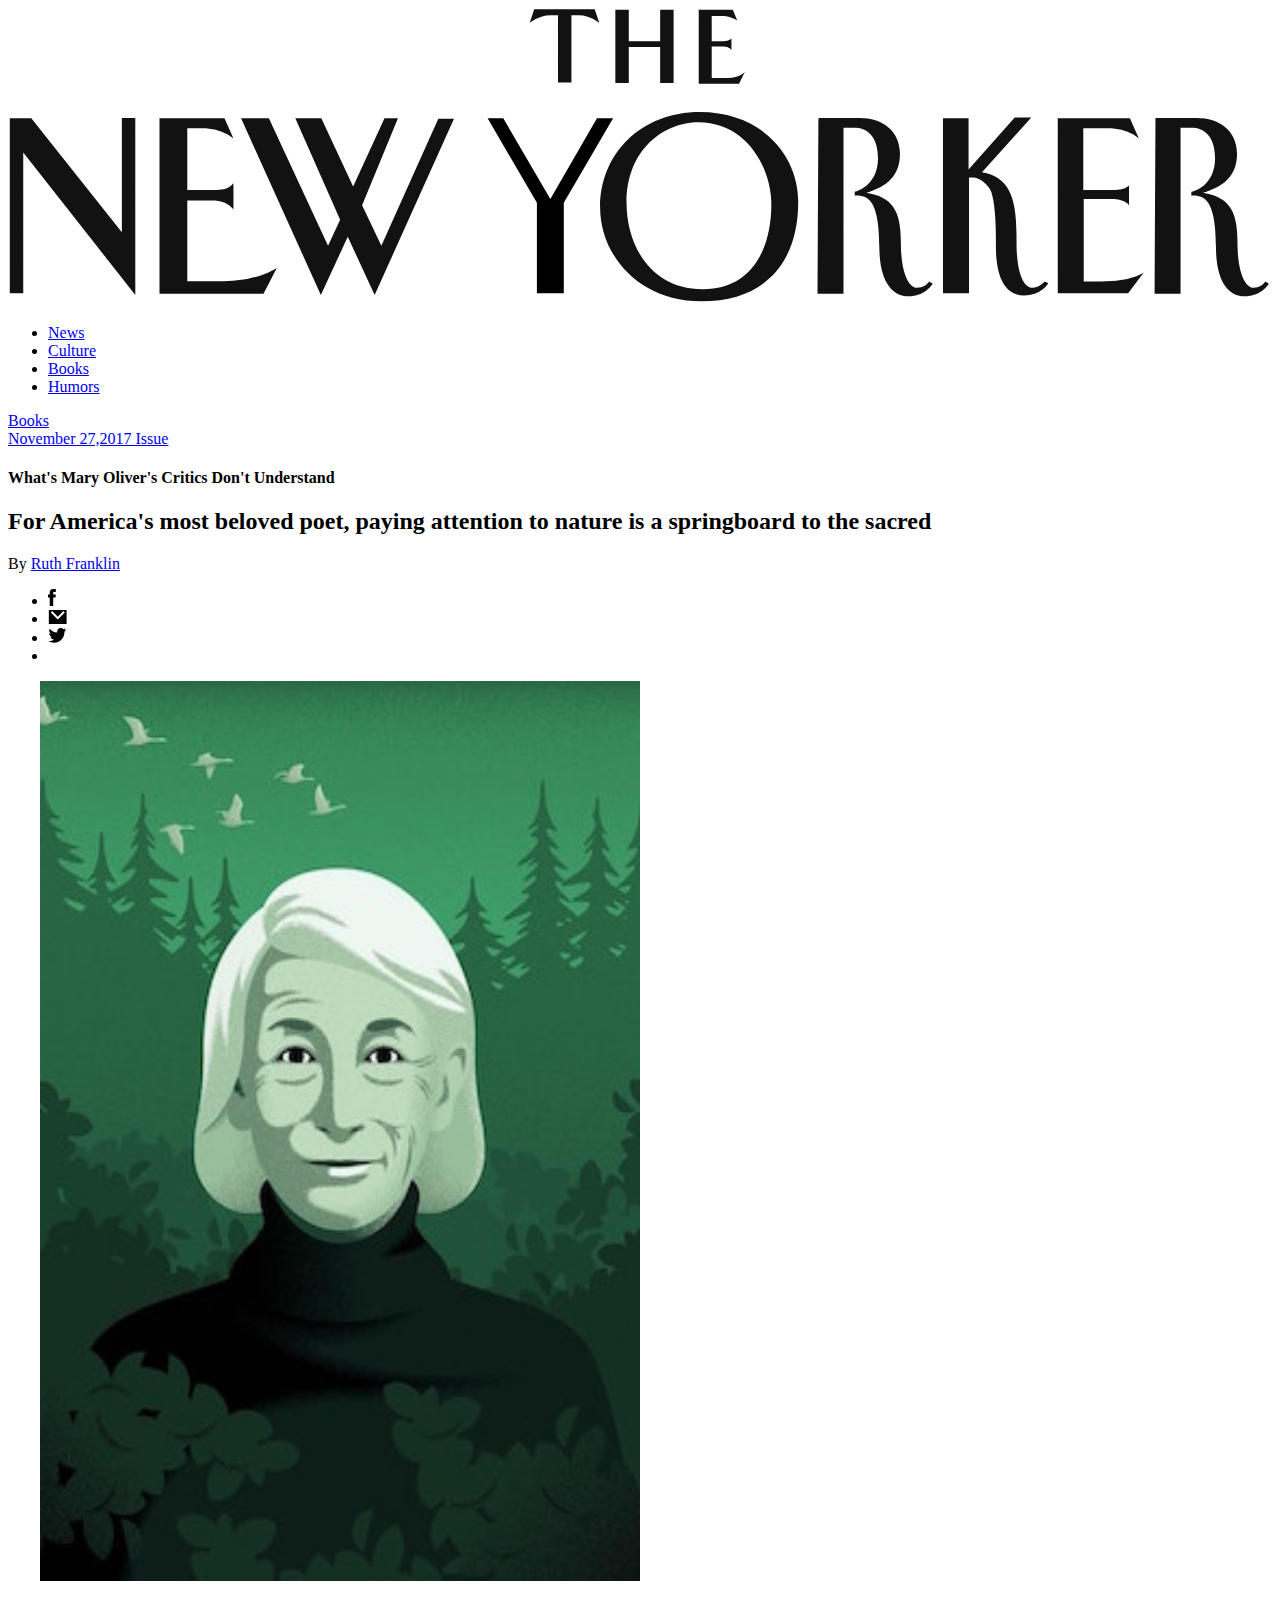
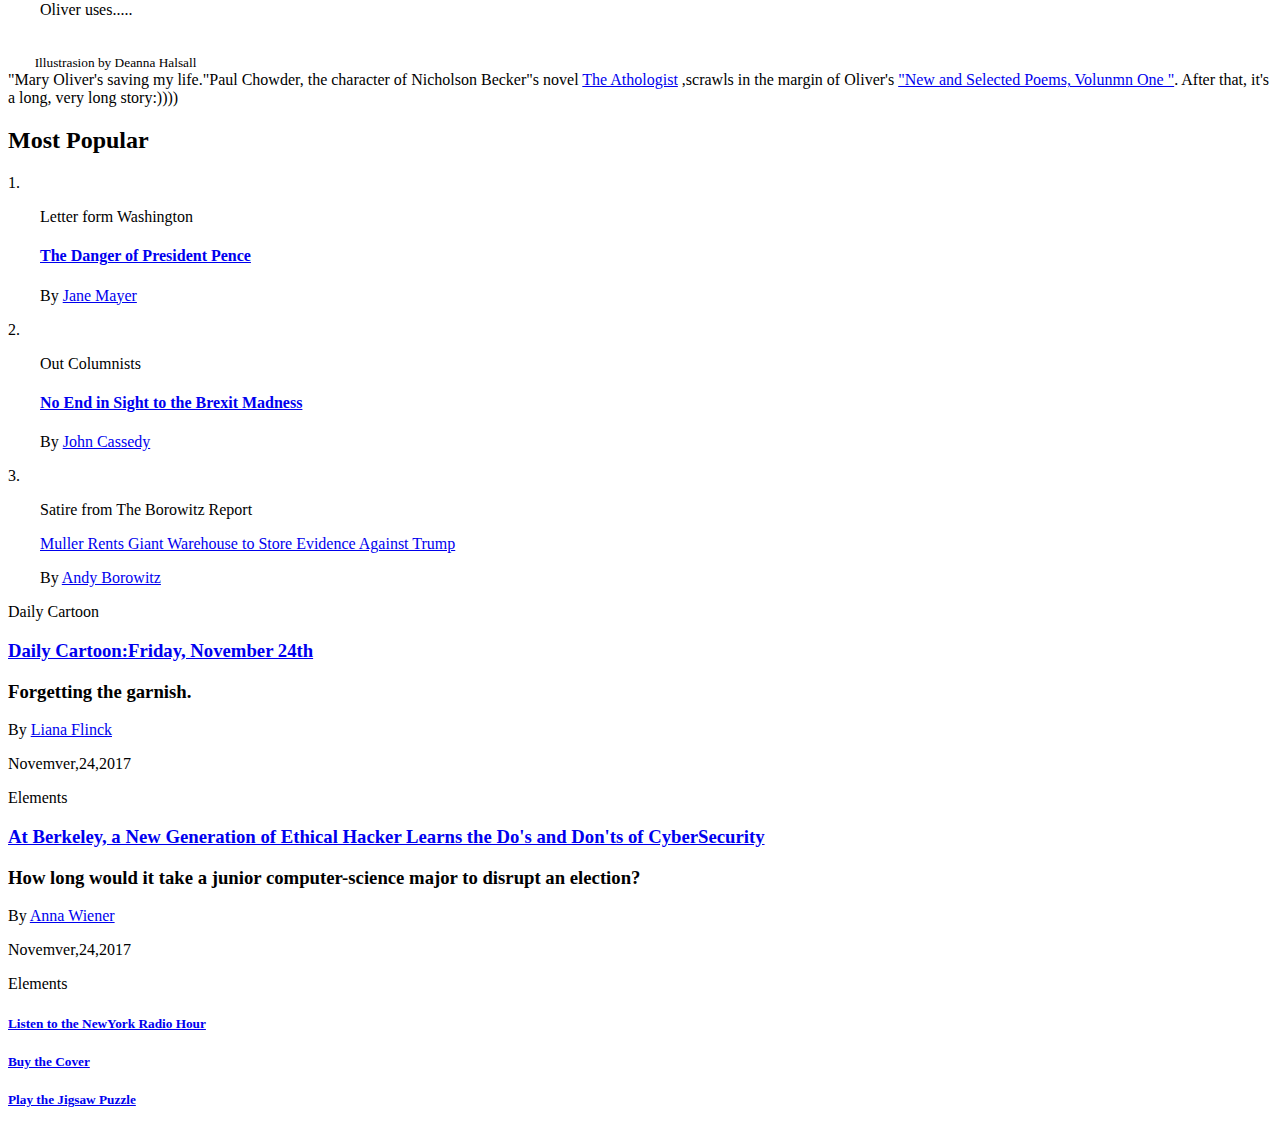
<file: index/index.html>
<!DOCTYPE html>
<html lang="en">

<head>
    <meta charset="UTF-8">
    <title>Document</title>
</head>

<body>
    <tr>
        <img src="logo.svg" alt="The NewYorker">
    </tr>
    <tr>
        <ul>
            <li><a href="https://news.zing.vn">News</a></li>
            <li><a href="https://en.wikipedia.org/wiki/Culture">Culture</a></li>
            <li><a href="https://www.amazon.com/dp/1616208430?tag=workmanweb-20">Books</a></li>
            <li><a href="https://en.wikipedia.org/wiki/Humorism">Humors</a></li>
        </ul>
    </tr>
    <tr><a href="https://www.amazon.com/dp/1616208430?tag=workmanweb-20">Books</a></tr>
    </br>
    <tr><a href="https://www.timeanddate.com/calendar/?country=78">November 27,2017 Issue</a></tr>
    <h4>What's Mary Oliver's Critics Don't Understand</h4>
    <h2>For America's most beloved poet, paying attention to nature is a springboard to the sacred</h2>
    <tr>
        <td>By</td>
        <td><a href="https://www.facebook.com/ruthfranklinbooks/">Ruth Franklin</a></td>
    </tr>
    </br>
    <tr>
        <ul>
            <li><img src="facebook.svg"></li>
            <li><img src="email.svg"></li>
            <li><img src="twitter.svg"></li>
            <li></li>
        </ul>
    </tr>
    <tr>
        <td>&nbsp;&nbsp;&nbsp;&nbsp;&nbsp;&nbsp;&nbsp;&nbsp;<img src="img.jpg" alt="Madam" height="900" width="600"></td>
        </br>
        <td>
            <p>&nbsp;&nbsp;&nbsp;&nbsp;&nbsp;&nbsp;&nbsp;&nbsp;Oliver uses.....</p>
        </td>
        </br>
        </td>
        <td>
            <small>&nbsp;&nbsp;&nbsp;&nbsp;&nbsp;&nbsp;&nbsp;&nbsp;Illustrasion by Deanna Halsall</small>
        </td>
        </br>
    </tr>
    <tr>
        <td>"Mary Oliver's saving my life."Paul Chowder, the character of Nicholson Becker"s novel
            <a href="https://google.com">The Athologist</a> ,scrawls in the margin of Oliver's
            <a href="https://google.com ">"New and Selected Poems, Volunmn One "</a>. After that, it's a long, very long story:))))
        </td>
    </tr>
    <tr>

        <h2>
            Most Popular
        </h2>
        <td>
            <ul></ul>
        </td>
        <td>
            <li>1.
                <p>&nbsp;&nbsp;&nbsp;&nbsp;&nbsp;&nbsp;&nbsp;&nbsp;Letter form Washington</p>
                <h4>&nbsp;&nbsp;&nbsp;&nbsp;&nbsp;&nbsp;&nbsp;&nbsp;<a href="https://google.com">The Danger of President Pence</a></h4>
                <p>&nbsp;&nbsp;&nbsp;&nbsp;&nbsp;&nbsp;&nbsp;&nbsp;By <a href="https://google.com">Jane Mayer</a></p>
            </li>
            <li>2.
                <p>&nbsp;&nbsp;&nbsp;&nbsp;&nbsp;&nbsp;&nbsp;&nbsp;Out Columnists</p>
                <h4>&nbsp;&nbsp;&nbsp;&nbsp;&nbsp;&nbsp;&nbsp;&nbsp;<a href="http://google.com">No End in Sight to the Brexit Madness</a></h4>
                <p>&nbsp;&nbsp;&nbsp;&nbsp;&nbsp;&nbsp;&nbsp;&nbsp;By <a href="http://google.com">John Cassedy</a></p>
            </li>
            <li>3.
                <p>&nbsp;&nbsp;&nbsp;&nbsp;&nbsp;&nbsp;&nbsp;&nbsp;Satire from The Borowitz Report</p>
                <p>&nbsp;&nbsp;&nbsp;&nbsp;&nbsp;&nbsp;&nbsp;&nbsp;<a href=" http://google.com">Muller Rents Giant Warehouse to Store Evidence Against Trump</a> </p>
                <p>&nbsp;&nbsp;&nbsp;&nbsp;&nbsp;&nbsp;&nbsp;&nbsp;By <a href="http://google.com">Andy Borowitz</a></p>
                <p>Daily Cartoon</p>
            </li>
        </td>
        <td>
            <h3><a href="http://google.com">Daily Cartoon:Friday, November 24th</a></h3>
            <h3>Forgetting the garnish.</h3>
            <p>By <a href="http://google.com">Liana Flinck</a></p>
            <p>Novemver,24,2017</p>
            <p>Elements</p>
        </td>
        <td>
            <h3><a href="http://google.com">At Berkeley, a New Generation of Ethical Hacker Learns the Do's and Don'ts of CyberSecurity </a></h3>
            <h3>How long would it take a junior computer-science major to disrupt an election?</h3>
            <p>By <a href="http://google.com">Anna Wiener</a></p>
            <p>Novemver,24,2017</p>
            <p>Elements</p>
            <h5><a href="http://google.com">Listen to the NewYork Radio Hour</a></h5>
            <h5><a href="http://google.com">Buy the Cover</a></h5>
            <h5><a href="http://google.com">Play the Jigsaw Puzzle</a></h5>
        </td>

    </tr>



</body>

</html>
</file>
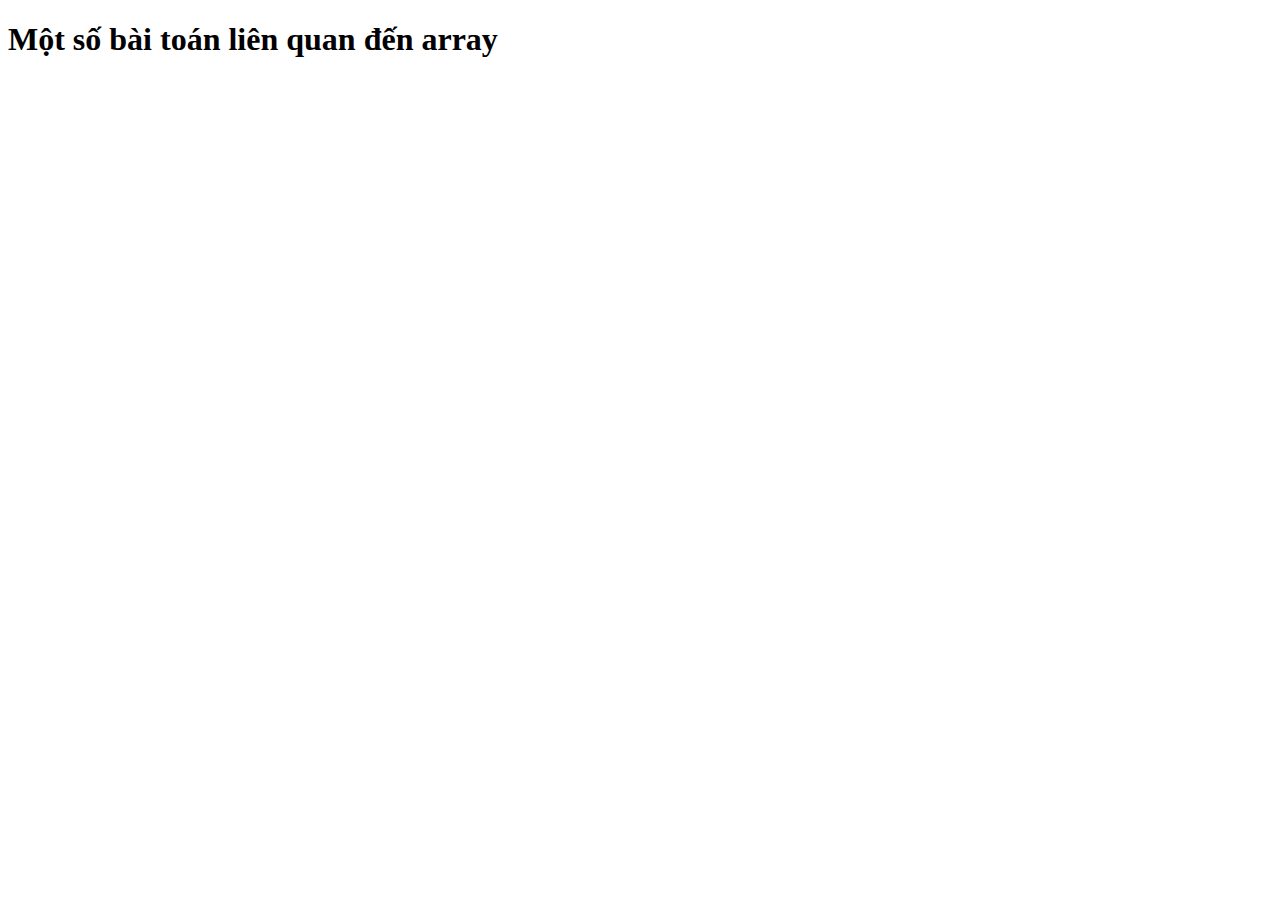
<file: b1day8.html>
<!DOCTYPE html>
<html lang="en">

<head>
    <h1>Một số bài toán liên quan đến array</h1>
    <meta charset="UTF-8">
    <meta name="viewport" content="width=device-width, initial-scale=1.0">
    <meta http-equiv="X-UA-Compatible" content="ie=edge">
    <title>Document</title>
</head>

<body>
    <script>
        let soPhanTu = Number(prompt("nhap so phan tu n:= "))
        let numArr = []
        for (let i = 0; i < soPhanTu; i++) {
            numArr.push(prompt("moi nhap phan tu i:="))
        }
        console.log("Mang nhap vao la: " + numArr);
        //Sap xep mang theo thu tu tang dan
        function compareNumbers(a, b) {
            return a - b
        }
        console.log("Phan tu trong mang sap xep theo thu tu tang dan la: " + numArr.sort(compareNumbers));
        //Tim ra phan tu lon thu 2 trong mang
        let maxInArray = Math.max.apply(Math, numArr);
        numArr.pop(maxInArray);
        let notmaxInArray = Math.max.apply(Math, numArr);
        console.log("Phan tu lon thu 2 trong mang da nhap la: " + notmaxInArray);
    </script>
</body>

</html>
</file>
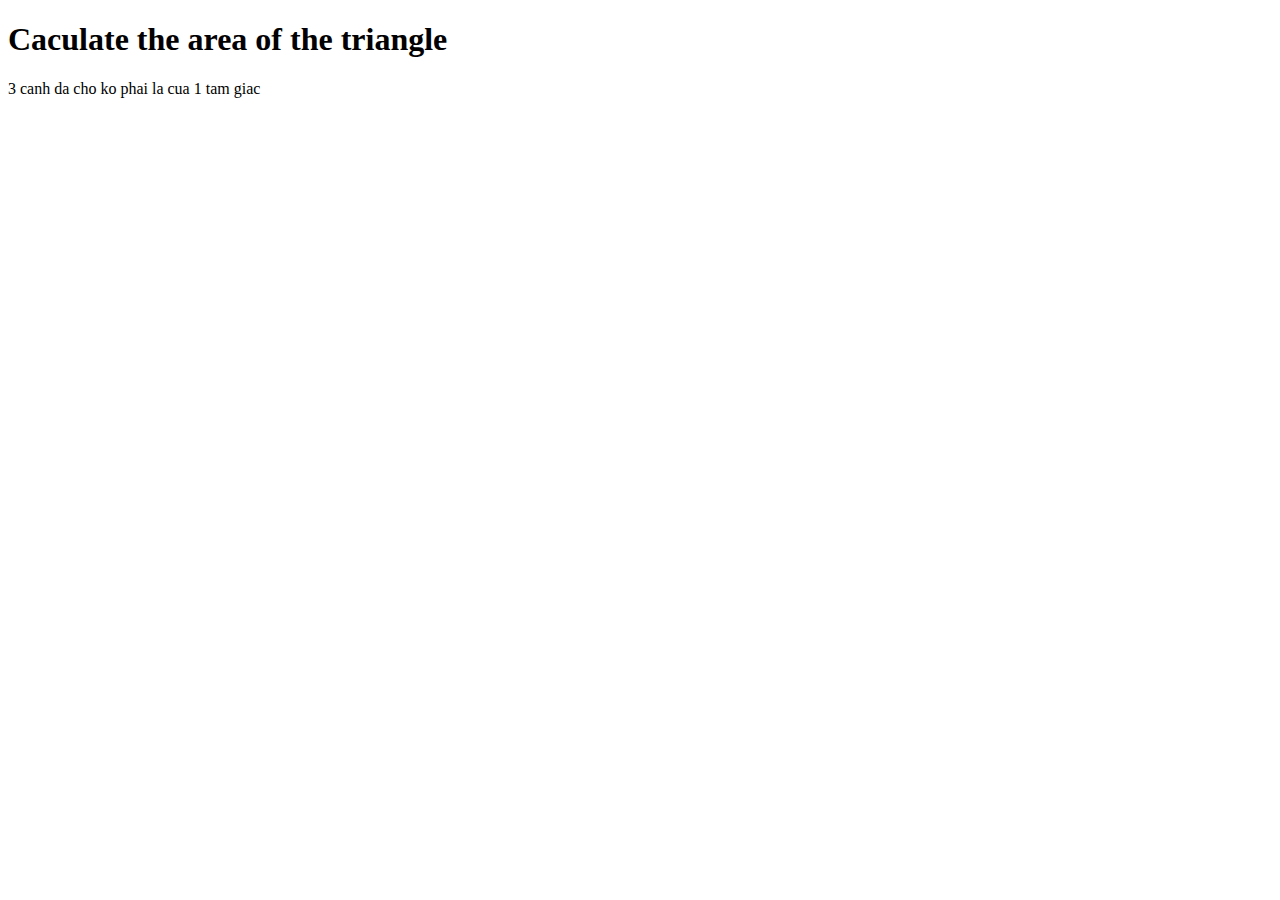
<file: day3.html>
<!DOCTYPE html>
<html lang="en">

<head>
    <h1>Caculate the area of the triangle</h1>
    <meta charset="UTF-8">
    <meta name="viewport" content="width=device-width, initial-scale=1.0">
    <meta http-equiv="X-UA-Compatible" content="ie=edge">
    <title>Document</title>
</head>

<body>
    <script>
        //Bai toan tinh dien tich tam giac voi so do 3 canh cho truoc
        //Nhap chieu dai cac canh
        let aEdge = prompt(" Nhap chieu dai canh a ");
        let bEdge = prompt(" Nhap chieu dai canh b ");
        let cEdge = prompt(" Nhap chieu dai canh c ");
        //Cong thuc tinh dien tich tam giac theo cong thuc Heron
        let halfC = aEdge / 2 + bEdge / 2 + cEdge / 2;
        let triS = (halfC * (halfC - aEdge) * (halfC - bEdge) * (halfC - cEdge)) ** (0.5);
        //Kiem tra 3 canh nhap vao co phai la 3 canh cua 1 tam giac hay khong
        if (aEdge * 1 >= bEdge * 1 + cEdge * 1 || bEdge * 1 >= aEdge * 1 + cEdge * 1 || cEdge * 1 >= aEdge * 1 + bEdge * 1) {
            document.write("3 canh da cho ko phai la cua 1 tam giac");
        } else {
            document.write("Dien tich tam giac la " + triS);
        }
    </script>
</body>

</html>
</file>
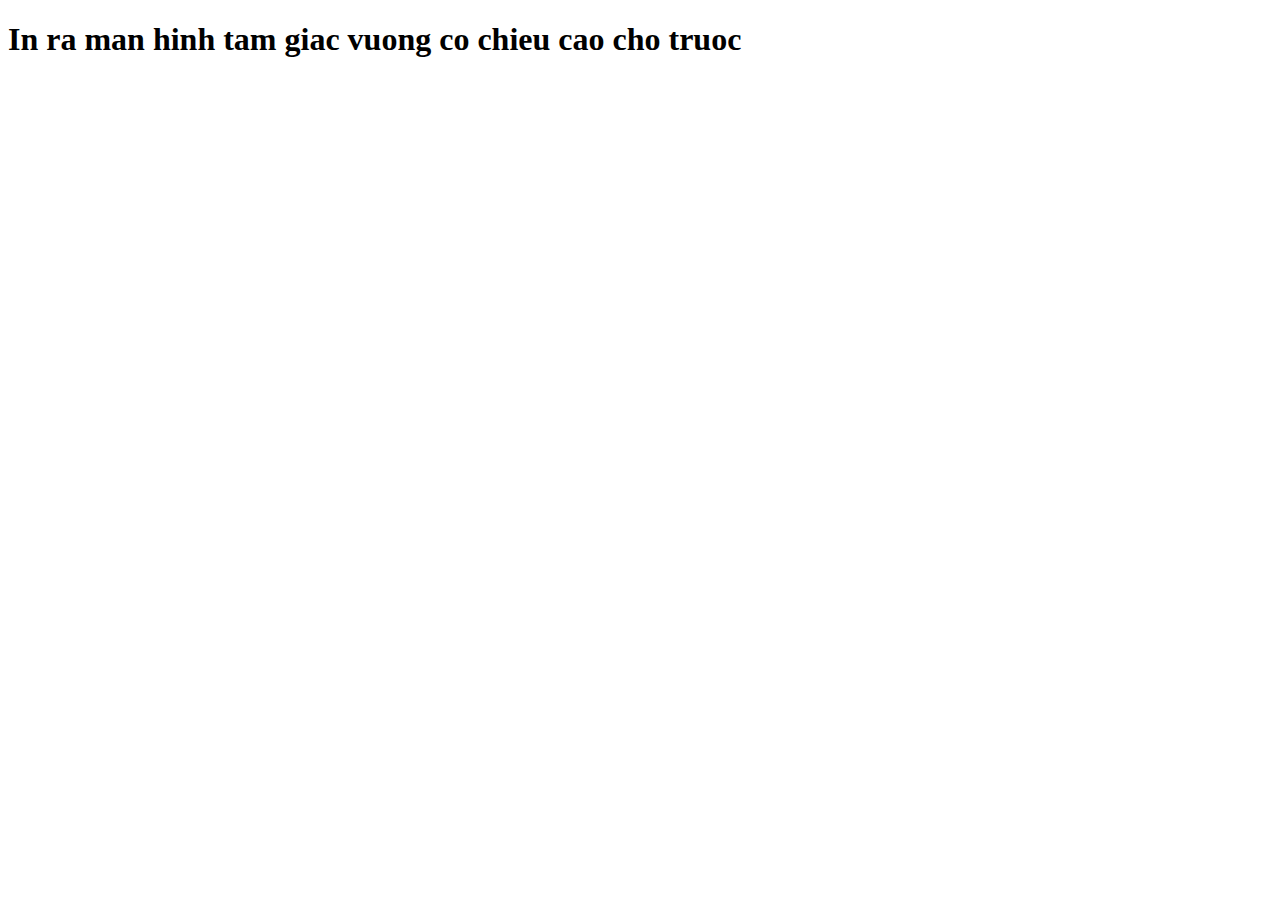
<file: day4.html>
<!DOCTYPE html>
<html lang="en">

<head>
    <h1>In ra man hinh tam giac vuong co chieu cao cho truoc</h1>
    <meta charset="UTF-8">
    <meta name="viewport" content="width=device-width, initial-scale=1.0">
    <meta http-equiv="X-UA-Compatible" content="ie=edge">
    <title>Document</title>
</head>

<body>
    <script>
        var myHeight = prompt(" Nhap chieu cao tam giac ban muon in")
        for (i = 1; i <= myHeight; i++) {
            for (n = 1; n <= i; n++) {
                document.write('*')
            }
            document.write('</br>')
        }
    </script>
</body>

</html>
</file>
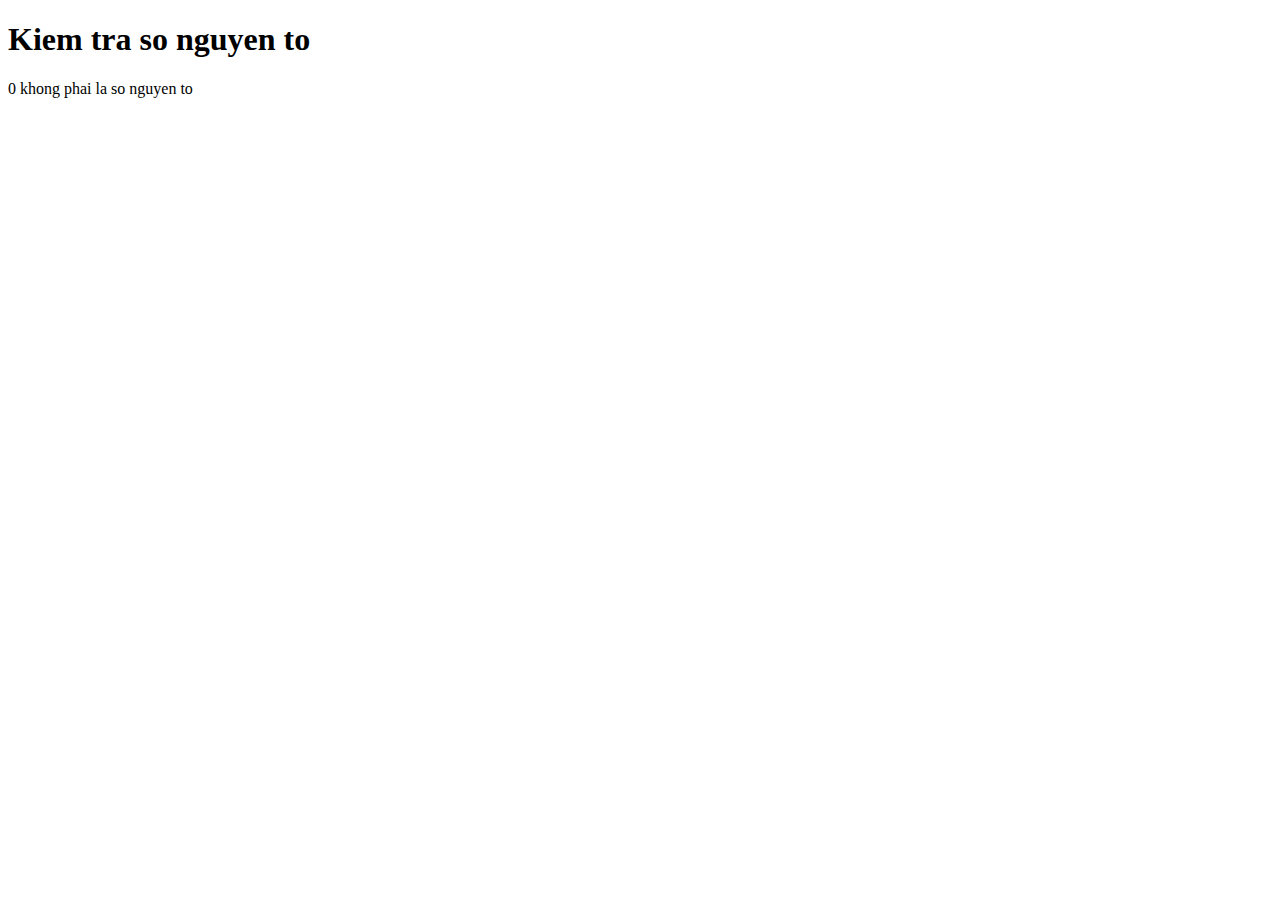
<file: day4plus.html>
<!DOCTYPE html>
<html lang="en">

<head>
    <h1>Kiem tra so nguyen to</h1>
    <meta charset="UTF-8">
    <meta name="viewport" content="width=device-width, initial-scale=1.0">
    <meta http-equiv="X-UA-Compatible" content="ie=edge">
    <title>Document</title>
</head>

<body>
    <script>
        //Bien kiem tra true or false
        let flag = true;
        //Nhap so can kiem tra
        let soKiemTra = Number(prompt("Nhap so can kiem tra"));
        //Dieu kien kiem tra so nguyen to
        if (soKiemTra < 2) {
            flag = false;
        } else if (soKiemTra == 2) {
            flag = true;
        } else {
            for (i = 2; i <= soKiemTra - 1; i++) {
                if (soKiemTra % i == 0) {
                    flag = false;
                    break;
                }
            }
        }
        if (flag == false) {
            document.write(soKiemTra + " khong phai la so nguyen to");
        } else {
            document.write(soKiemTra + " la so nguyen to");
        }
    </script>

</body>

</html>
</file>
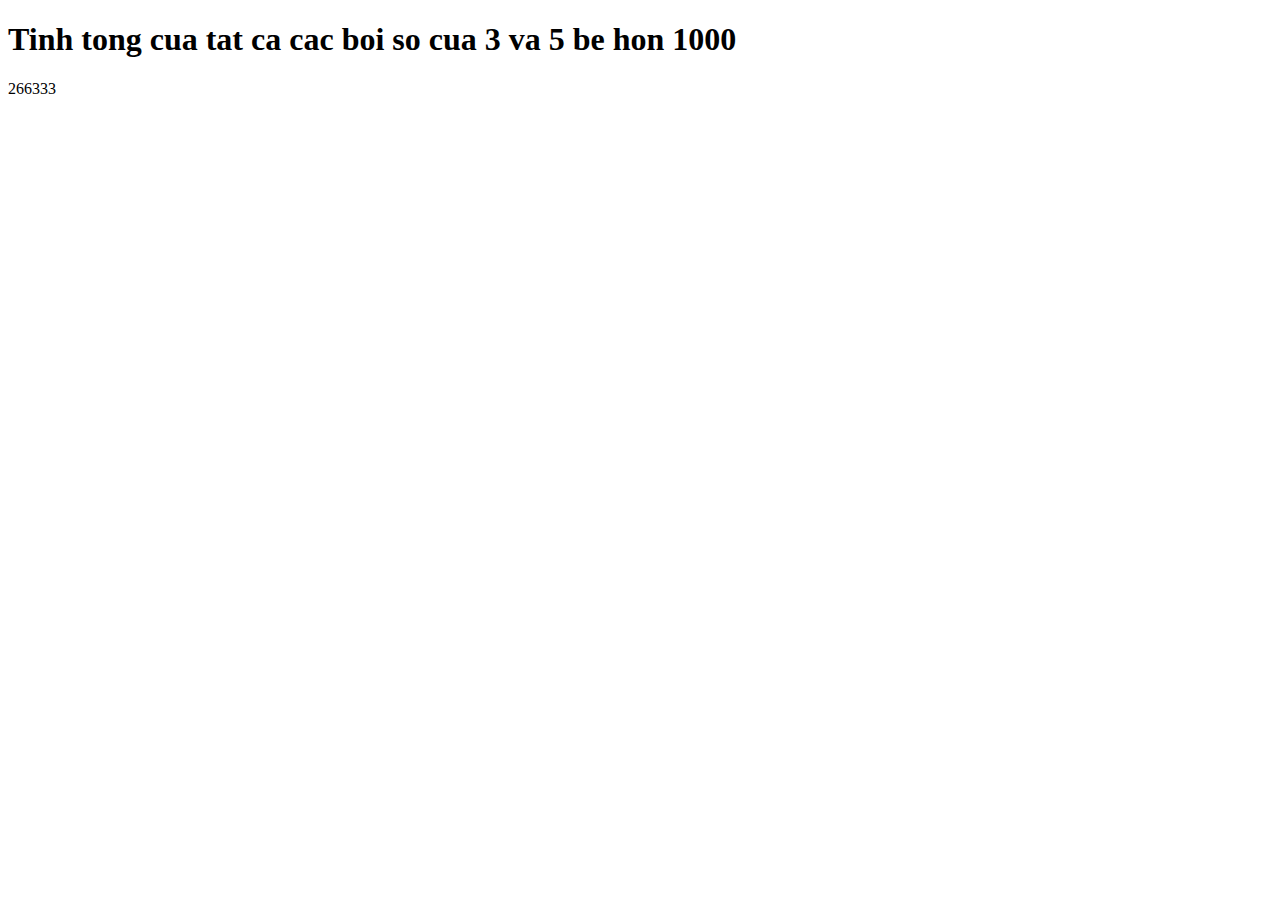
<file: day5.html>
<!DOCTYPE html>
<html lang="en">

<head>
    <h1> Tinh tong cua tat ca cac boi so cua 3 va 5 be hon 1000</h1>
    <meta charset="UTF-8">
    <meta name="viewport" content="width=device-width, initial-scale=1.0">
    <meta http-equiv="X-UA-Compatible" content="ie=edge">
    <title>Document</title>
</head>


<body>
    <script>
        //Tao 1 mang 
        let magBoiSo = [];
        // Push cac boi so cua 3 va 5 vao mang da tao
        for (i = 0; i < 1000; i += 3) {
            magBoiSo.push(i);
        }
        for (n = 0; n < 1000; n += 5) {
            magBoiSo.push(n);
        }
        //Ham tinh tong cac phan tu cua mang
        function getSum(total, num) {
            return total + Math.round(num);
        }
        document.write(magBoiSo.reduce(getSum, 0))
    </script>
</body>

</html>
</file>
